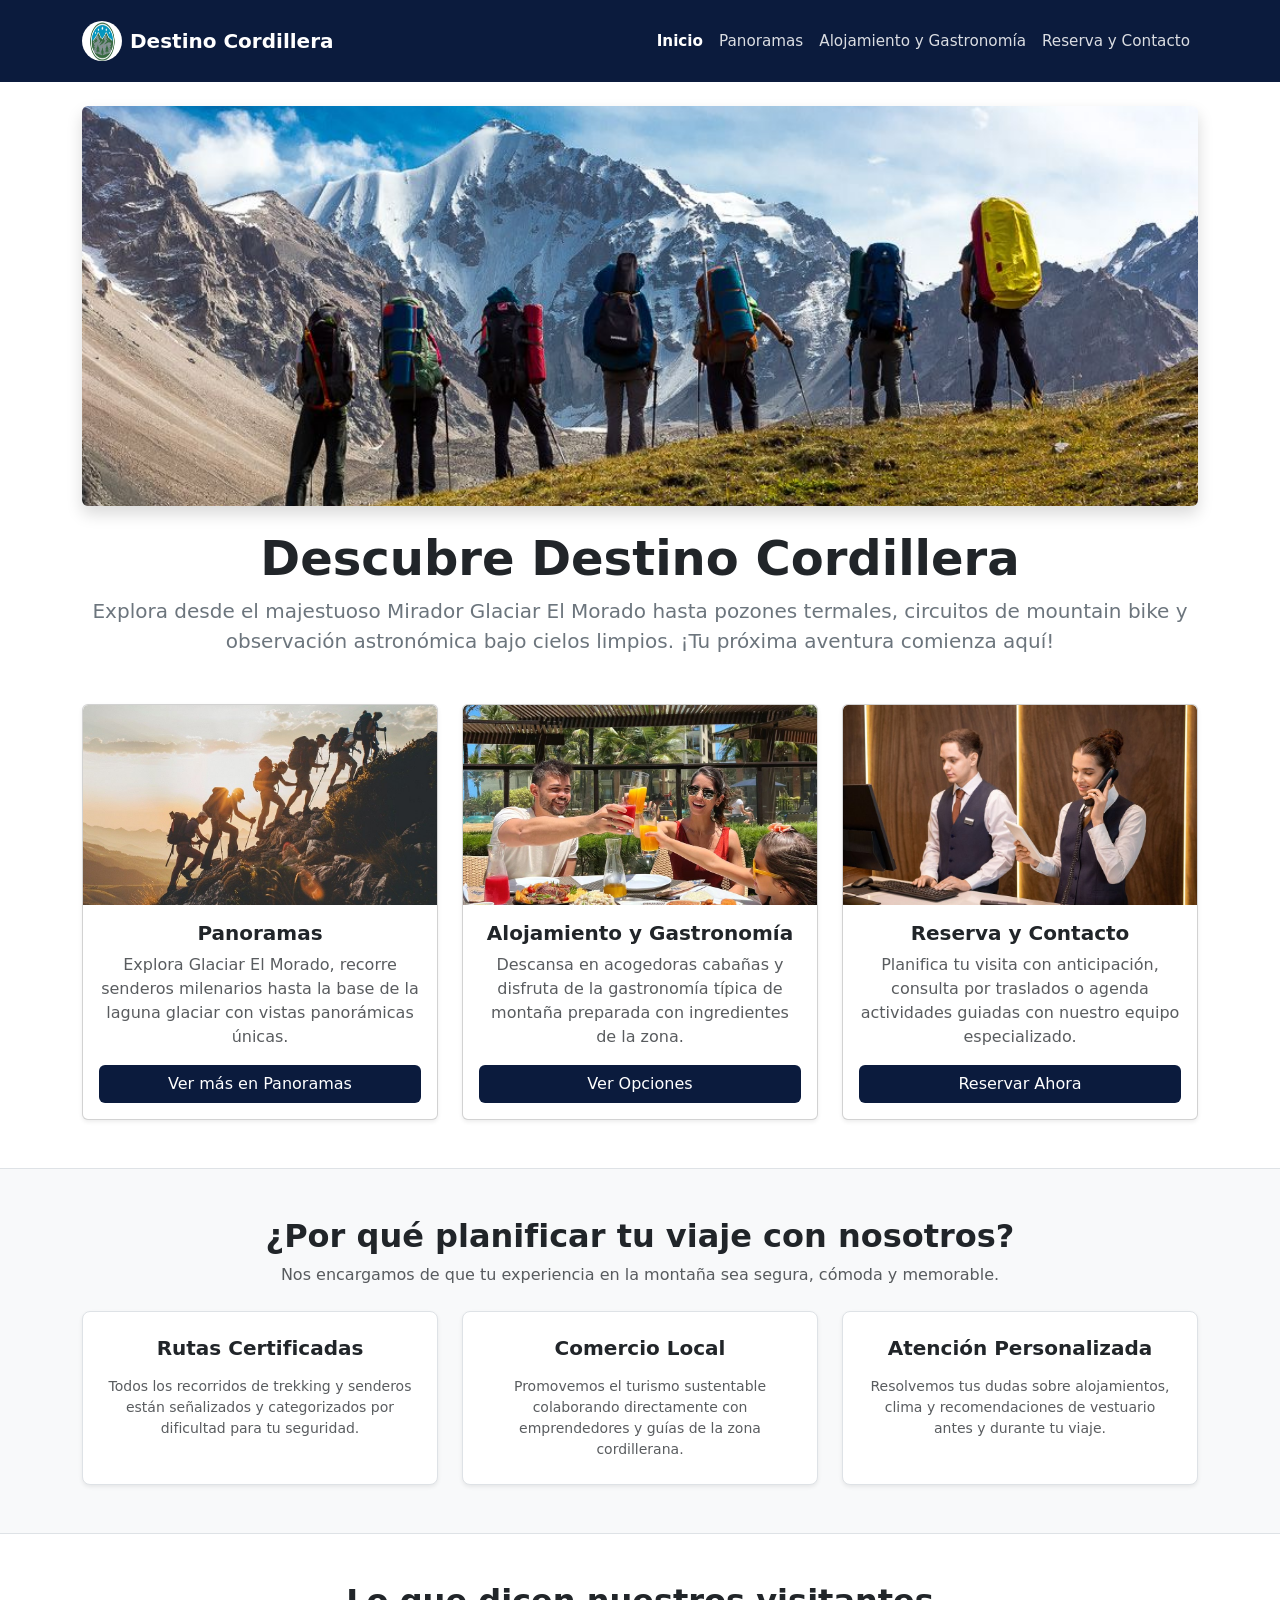
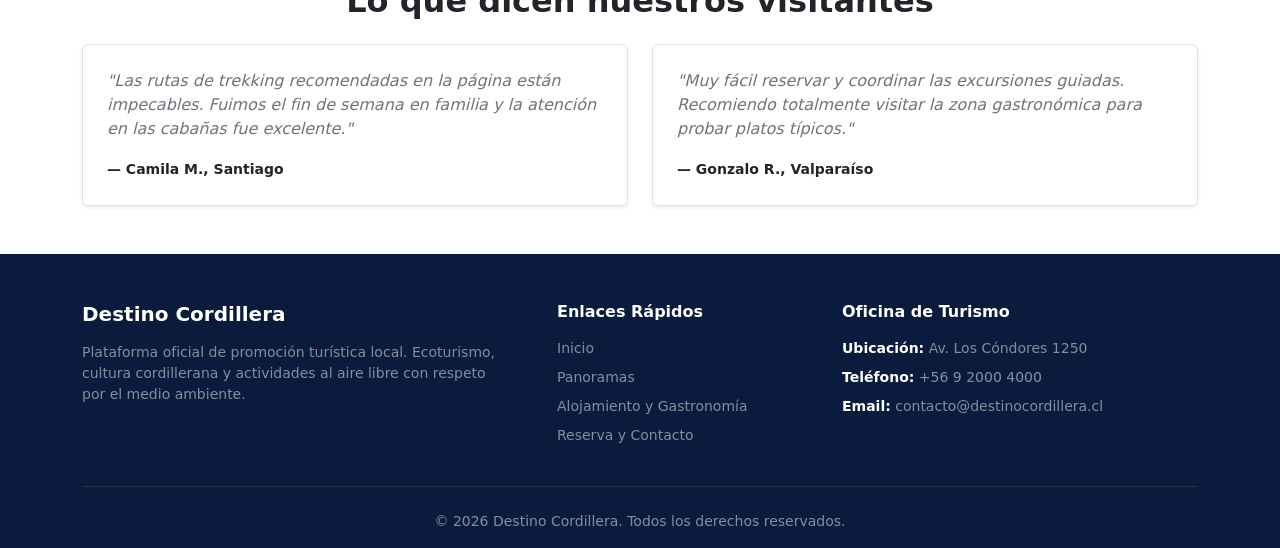
<file: index.html>
<!DOCTYPE html>
<html lang="es">
<head>
  <meta charset="UTF-8">
  <meta name="viewport" content="width=device-width, initial-scale=1.0">
  <title>Destino Cordillera - Inicio</title>
  <!-- Usamos Bootstrap 5 para el maquetado rapido de la pagina -->
  <link href="https://cdn.jsdelivr.net/npm/bootstrap@5.3.0/dist/css/bootstrap.min.css" rel="stylesheet">
  <style>
    /* Estilos del navbar y footer  */
    .navbar-custom,
    .footer-custom {
      background-color: #0b1b3d !important;
      font-family: system-ui, -apple-system, "Segoe UI", Roboto, sans-serif;
    }

    /* Mismo tipo y estilo de letra */
    .navbar-custom .navbar-brand,
    .footer-custom .footer-brand {
      font-size: 1.25rem;
      font-weight: 700;
      color: #ffffff !important;
      margin: 0;
    }

    .navbar-custom .nav-link,
    .footer-custom .footer-text {
      font-size: 0.95rem;
      font-weight: 400;
      color: rgba(255, 255, 255, 0.85) !important;
      margin: 0;
    }

    .navbar-custom .nav-link.active {
      color: #ffffff !important;
      font-weight: 600;
    }

    /* Clase auxiliar para poner botones con el azul corporativo */
    .bg-custom-dark {
      background-color: #0b1b3d !important;
    }
  </style>
</head>
<body>

  <!-- Barra de navegacion  -->
  <nav class="navbar navbar-expand-lg navbar-dark navbar-custom py-3">
    <div class="container">
      <a class="navbar-brand d-flex align-items-center gap-2" href="index.html">
        <img src="img/logo.png" alt="Logo" width="40" height="40" class="rounded-circle">
        <span>Destino Cordillera</span>
      </a>
      <button class="navbar-toggler" type="button" data-bs-toggle="collapse" data-bs-target="#navbarNav">
        <span class="navbar-toggler-icon"></span>
      </button>
      <div class="collapse navbar-collapse" id="navbarNav">
        <ul class="navbar-nav ms-auto">
          <li class="nav-item"><a class="nav-link active" href="index.html">Inicio</a></li>
          <li class="nav-item"><a class="nav-link" href="pagina1.html">Panoramas</a></li>
          <li class="nav-item"><a class="nav-link" href="pagina2.html">Alojamiento y Gastronomía</a></li>
          <li class="nav-item"><a class="nav-link" href="pagina3.html">Reserva y Contacto</a></li>
        </ul>
      </div>
    </div> 
  </nav>

  <!-- Seccion principal con la foto destacada y presentacion -->
  <div class="container my-4 text-center">
    <img src="img/foto_principal.jpg" class="img-fluid rounded shadow" alt="Destino Cordillera" style="max-height: 400px; width: 100%; object-fit: cover;">
    <h1 class="mt-4 display-5 fw-bold">Descubre Destino Cordillera</h1>
    <p class="lead max-w-700 mx-auto text-secondary">
      Explora desde el majestuoso Mirador Glaciar El Morado hasta pozones termales, circuitos de mountain bike y observación astronómica bajo cielos limpios. ¡Tu próxima aventura comienza aquí!
    </p>
  </div>

  <!-- Las 3 tarjetas principales que derivan a cada seccion del sitio -->
  <div class="container my-5">
    <div class="row g-4 text-center">

      <!-- Tarjeta Panoramas -->
      <div class="col-md-4">
        <div class="card h-100 shadow-sm overflow-hidden">
          <img src="img/panoramas_inicio.jpg" class="card-img-top" alt="Panoramas" style="height: 200px; object-fit: cover;">
          <div class="card-body d-flex flex-column justify-content-between">
            <div>
              <h5 class="card-title fw-bold">Panoramas</h5>
              <p class="card-text text-muted">Explora Glaciar El Morado, recorre senderos milenarios hasta la base de la laguna glaciar con vistas panorámicas únicas.</p>
            </div>
            <div class="mt-3">
              <a href="pagina1.html" class="btn text-white w-100 bg-custom-dark">Ver más en Panoramas</a>
            </div>
          </div>
        </div>
      </div>

      <!-- Tarjeta Alojamiento y Gastronomia -->
      <div class="col-md-4">
        <div class="card h-100 shadow-sm overflow-hidden">
          <img src="img/gastronomia_estadia.jpg" class="card-img-top" alt="Alojamiento y Gastronomía" style="height: 200px; object-fit: cover;">
          <div class="card-body d-flex flex-column justify-content-between">
            <div>
              <h5 class="card-title fw-bold">Alojamiento y Gastronomía</h5>
              <p class="card-text text-muted">Descansa en acogedoras cabañas y disfruta de la gastronomía típica de montaña preparada con ingredientes de la zona.</p>
            </div>
            <div class="mt-3">
              <a href="pagina2.html" class="btn text-white w-100 bg-custom-dark">Ver Opciones</a>
            </div>
          </div>
        </div>
      </div>    

      <!-- Tarjeta Contacto y Reserva -->
      <div class="col-md-4">
        <div class="card h-100 shadow-sm overflow-hidden">
          <img src="img/reservas_inicio.jpg" class="card-img-top" alt="Reserva y Contacto" style="height: 200px; object-fit: cover;">
          <div class="card-body d-flex flex-column justify-content-between">
            <div>
              <h5 class="card-title fw-bold">Reserva y Contacto</h5>
              <p class="card-text text-muted">Planifica tu visita con anticipación, consulta por traslados o agenda actividades guiadas con nuestro equipo especializado.</p>
            </div>
            <div class="mt-3">
              <a href="pagina3.html" class="btn text-white w-100 bg-custom-dark">Reservar Ahora</a>
            </div>
          </div>
        </div>
      </div>

    </div>
  </div>

  <!--  informativo Por que visitar Destino Cordillera -->
  <div class="bg-light py-5 border-top border-bottom">
    <div class="container">
      <div class="text-center mb-4">
        <h2 class="fw-bold">¿Por qué planificar tu viaje con nosotros?</h2>
        <p class="text-muted">Nos encargamos de que tu experiencia en la montaña sea segura, cómoda y memorable.</p>
      </div>

      <div class="row g-4 text-center">
        <!-- Tarjeta 1 -->
        <div class="col-md-4">
          <div class="p-4 bg-white rounded-3 border shadow-sm h-100">
            <h5 class="fw-bold mb-3">Rutas Certificadas</h5>
            <p class="text-muted small mb-0">Todos los recorridos de trekking y senderos están señalizados y categorizados por dificultad para tu seguridad.</p>
          </div>
        </div>

        <!-- Tarjeta 2 -->
        <div class="col-md-4">
          <div class="p-4 bg-white rounded-3 border shadow-sm h-100">
            <h5 class="fw-bold mb-3">Comercio Local</h5>
            <p class="text-muted small mb-0">Promovemos el turismo sustentable colaborando directamente con emprendedores y guías de la zona cordillerana.</p>
          </div>
        </div>

        <!-- Tarjeta 3 -->
        <div class="col-md-4">
          <div class="p-4 bg-white rounded-3 border shadow-sm h-100">
            <h5 class="fw-bold mb-3">Atención Personalizada</h5>
            <p class="text-muted small mb-0">Resolvemos tus dudas sobre alojamientos, clima y recomendaciones de vestuario antes y durante tu viaje.</p>
          </div>
        </div>
      </div>
    </div>
  </div>

  <!-- Bloque  de opinionesotestimonios -->
  <div class="container my-5">
    <div class="text-center mb-4">
      <h2 class="fw-bold">Lo que dicen nuestros visitantes</h2>
    </div>
    <div class="row g-4">
      <div class="col-md-6">
        <div class="p-4 border rounded shadow-sm bg-white">
          <p class="fst-italic text-secondary">"Las rutas de trekking recomendadas en la página están impecables. Fuimos el fin de semana en familia y la atención en las cabañas fue excelente."</p>
          <small class="fw-bold text-dark">— Camila M., Santiago</small>
        </div>
      </div>
      <div class="col-md-6">
        <div class="p-4 border rounded shadow-sm bg-white">
          <p class="fst-italic text-secondary">"Muy fácil reservar y coordinar las excursiones guiadas. Recomiendo totalmente visitar la zona gastronómica para probar platos típicos."</p>
          <small class="fw-bold text-dark">— Gonzalo R., Valparaíso</small>
        </div>
      </div>
    </div>
  </div>

  <!-- Pie de pagina  -->
<footer class="text-white pt-5 pb-3" style="background-color: #0b1b3d;">
  <div class="container">
    
    <!-- Usamos row para ordenar las 3 columnas en la pantalla -->
    <div class="row g-4 mb-4">

      <!-- Columna 1: Informacion principal sobre la pagina -->
      <div class="col-md-5">
        <h5 class="fw-bold mb-3">Destino Cordillera</h5>
        <p class="small text-white-50 lh-base pe-md-4">
          Plataforma oficial de promoción turística local. Ecoturismo, cultura cordillerana y actividades al aire libre con respeto por el medio ambiente.
        </p>
      </div>

      <!-- Columna 2: Enlaces rapidos del menu -->
      <div class="col-md-3">
        <h6 class="fw-bold mb-3">Enlaces Rápidos</h6>
        <ul class="list-unstyled small">
          <li class="mb-2">
            <a href="index.html" class="text-white-50 text-decoration-none">Inicio</a>
          </li>
          <li class="mb-2">
            <a href="pagina1.html" class="text-white-50 text-decoration-none">Panoramas</a>
          </li>
          <li class="mb-2">
            <a href="pagina2.html" class="text-white-50 text-decoration-none">Alojamiento y Gastronomía</a>
          </li>
          <li class="mb-2">
            <a href="pagina3.html" class="text-white-50 text-decoration-none">Reserva y Contacto</a>
          </li>
        </ul>
      </div>

      <!-- Columna 3: Datos de contacto de la oficina -->
      <div class="col-md-4">
        <h6 class="fw-bold mb-3">Oficina de Turismo</h6>
        <div class="small text-white-50">
          <p class="mb-2"><strong class="text-white">Ubicación:</strong> Av. Los Cóndores 1250</p>
          <p class="mb-2"><strong class="text-white">Teléfono:</strong> +56 9 2000 4000</p>
          <p class="mb-0"><strong class="text-white">Email:</strong> contacto@destinocordillera.cl</p>
        </div>
      </div>

    </div>

    <!-- Linea divisora delgada usando las clases de Bootstrap -->
    <hr class="border-secondary opacity-25 my-4">

    <!-- Parte de abajo con el copyright centrado -->
    <div class="row text-center">
      <div class="col-12">
        <p class="small text-white-50 mb-0">
          &copy; 2026 Destino Cordillera. Todos los derechos reservados.
        </p>
      </div>
    </div>

  </div>
</footer>

  <!-- Script de Bootstrap -->
  <script src="https://cdn.jsdelivr.net/npm/bootstrap@5.3.0/dist/js/bootstrap.bundle.min.js"></script>
</body>
</html>
</file>
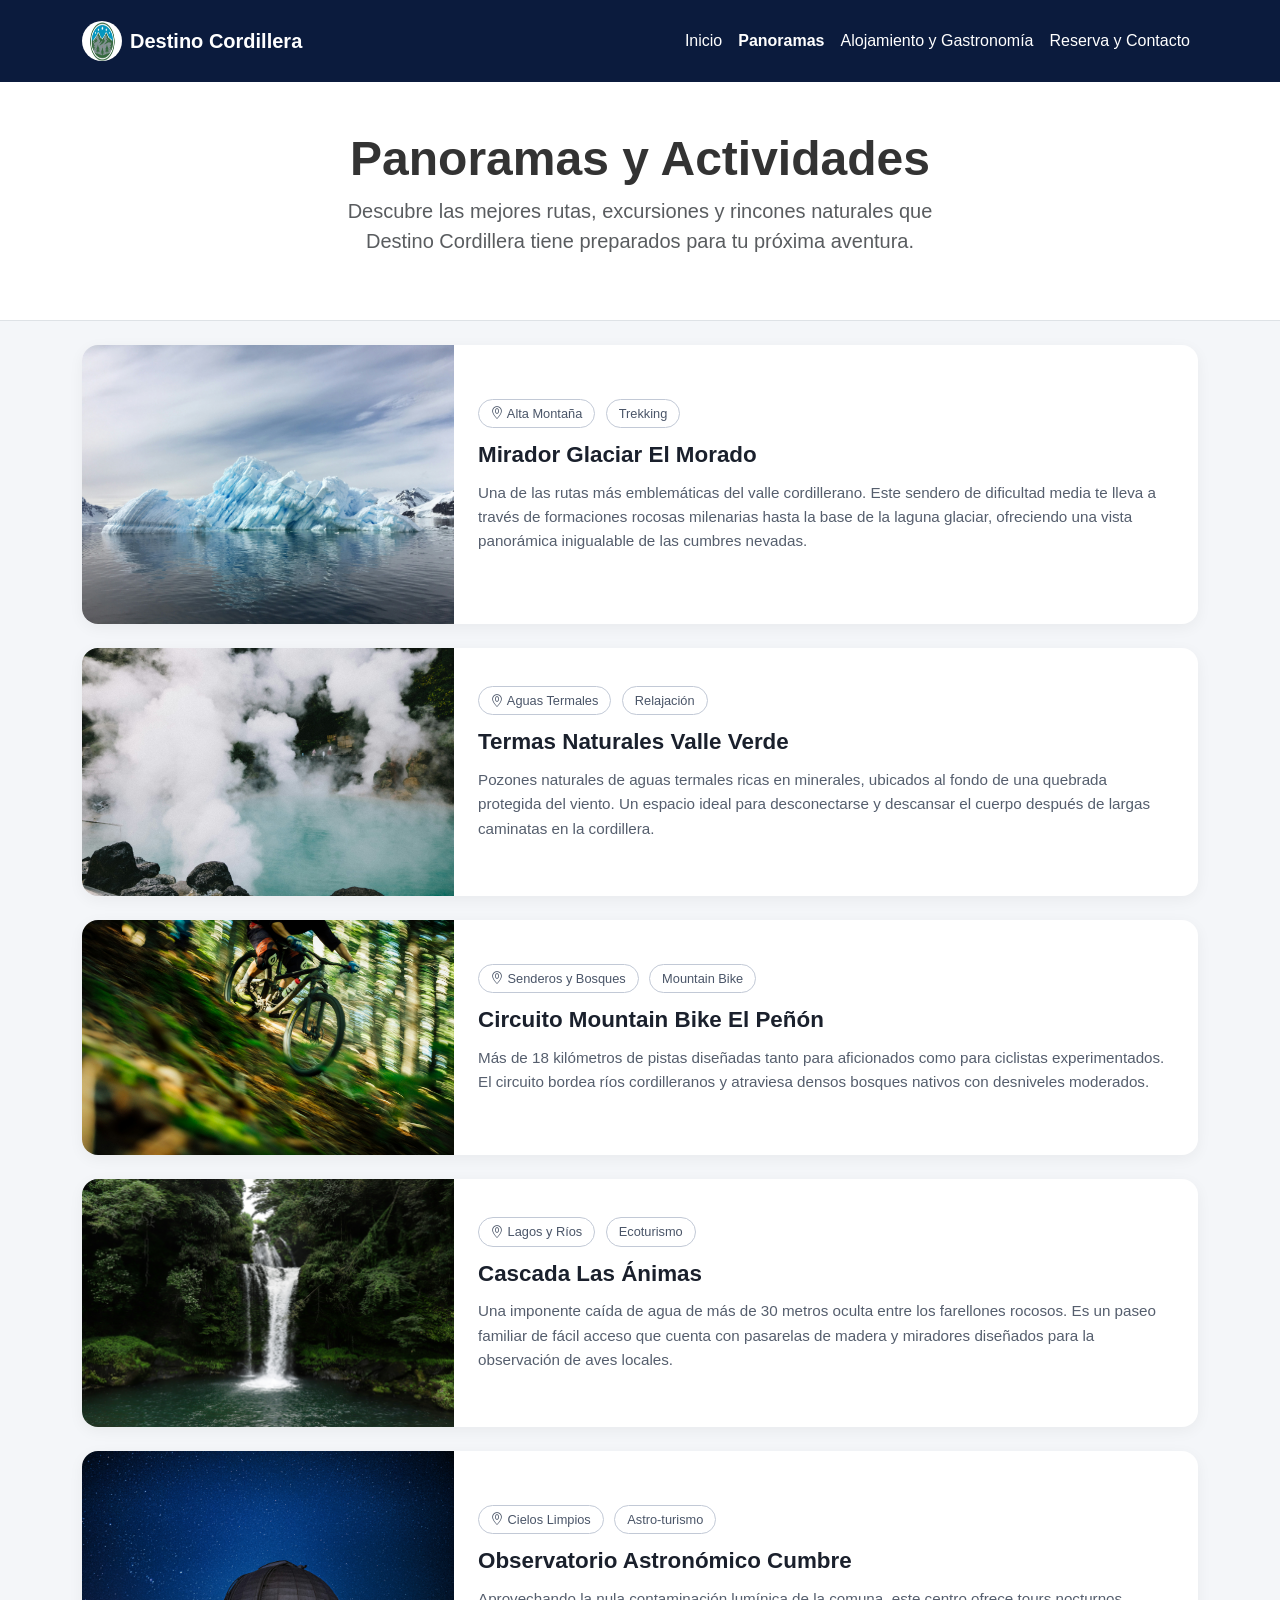
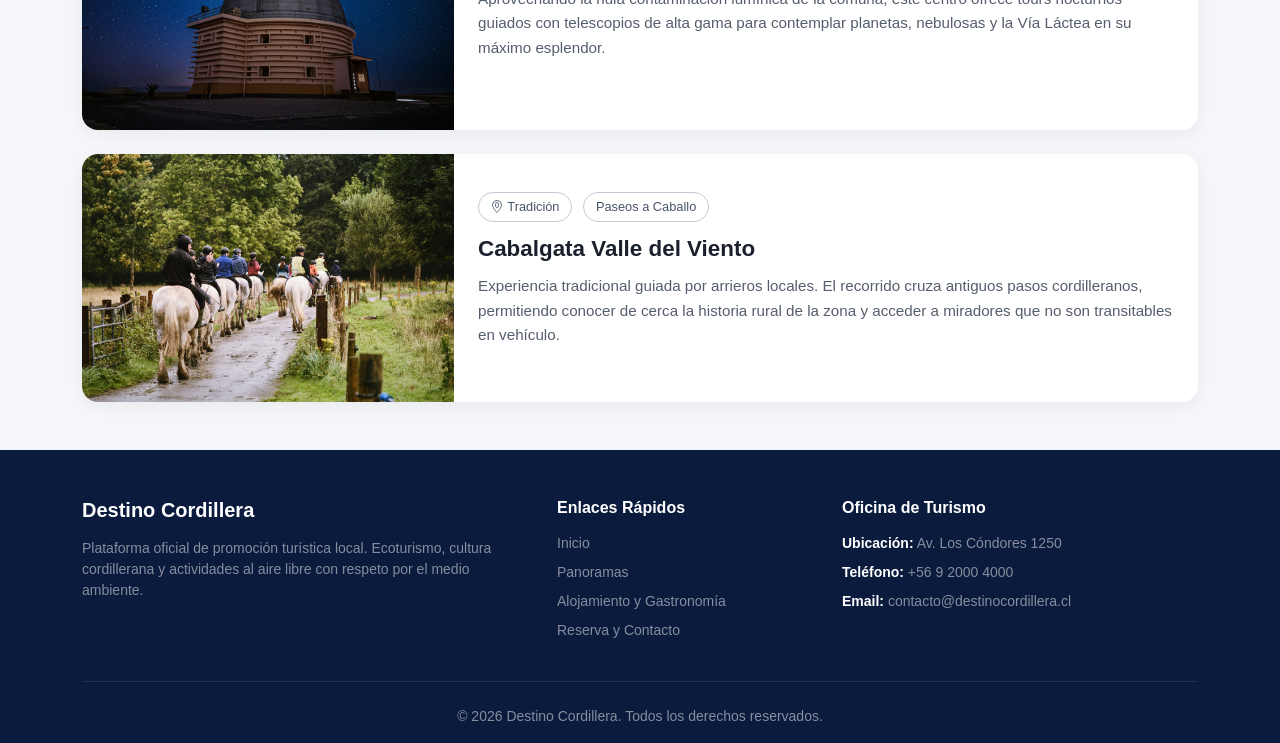
<file: pagina1.html>
<!DOCTYPE html>
<html lang="es">
<head>

  <meta charset="UTF-8">
  <meta name="viewport" content="width=device-width, initial-scale=1.0">
  <title>Destino Cordillera - Panoramas</title>
  
  <!-- Bootstrap 5 CSS -->
  <link href="https://cdn.jsdelivr.net/npm/bootstrap@5.3.0/dist/css/bootstrap.min.css" rel="stylesheet">
  
  <!-- Iconos de Bootstrap (para los tags de ubicación) -->
  <link rel="stylesheet" href="https://cdn.jsdelivr.net/npm/bootstrap-icons@1.11.0/font/bootstrap-icons.css">
  <link href="https://cdn.jsdelivr.net/npm/bootstrap@5.3.0/dist/css/bootstrap.min.css" rel="stylesheet">
<link rel="stylesheet" href="css/styles.css">

  <style>
    /* Paleta base compartida */
    .bg-custom-dark { 
      background-color: #0b1b3d; 
    }
    .btn-custom { 
      background-color: #e30613; 
      color: white; 
    }
    .btn-custom:hover { 
      background-color: #b3000d; 
      color: white; 
    }

    /* Fondo general  */
    body {
      background-color: #f4f6f9;
      color: #333333;
    }

    /* Estilo de Tarjetas Horizontales */
    .card-panorama {
      border: none;
      border-radius: 16px;
      overflow: hidden;
      background-color: #ffffff;
      box-shadow: 0 4px 15px rgba(0, 0, 0, 0.05);
      transition: transform 0.25s ease, box-shadow 0.25s ease;
    }

    .card-panorama:hover {
      transform: translateY(-3px);
      box-shadow: 0 8px 24px rgba(0, 0, 0, 0.1);
    }

    /* Ajuste de imagen lateral */
    .card-panorama img {
      width: 100%;
      height: 100%;
      min-height: 220px;
      object-fit: cover;
    }

    /* Etiquetas/Badges estilo cápsula */
    .tag-pill {
      display: inline-block;
      border: 1px solid #c2c9d6;
      color: #4a5568;
      border-radius: 50px;
      padding: 4px 12px;
      font-size: 0.8rem;
      font-weight: 500;
      background-color: #ffffff;
      margin-right: 6px;
      margin-bottom: 8px;
    }

    /* Tipografía de títulos */
    .panorama-title {
      font-weight: 700;
      color: #1a202c;
      font-size: 1.4rem;
      margin-top: 6px;
      margin-bottom: 12px;
    }

    .panorama-text {
      color: #555e6d;
      font-size: 0.95rem;
      line-height: 1.6;
    }
  </style>
</head>
<body>

  <!-- Barra de Navegación -->
<nav class="navbar navbar-expand-lg navbar-dark py-3" style="background-color: #0b1b3d !important;">
    <div class="container">
      <a class="navbar-brand d-flex align-items-center gap-2 text-white" href="index.html">
        <img src="img/logo.png" alt="Logo" width="40" height="40" class="rounded-circle">
        <span class="fw-bold" style="color: #ffffff !important;">Destino Cordillera</span>
      </a>
      <button class="navbar-toggler" type="button" data-bs-toggle="collapse" data-bs-target="#navbarNav">
        <span class="navbar-toggler-icon"></span>
      </button>
      <div class="collapse navbar-collapse" id="navbarNav">
        <ul class="navbar-nav ms-auto">
          <li class="nav-item"><a class="nav-link text-white" href="index.html">Inicio</a></li>
          <li class="nav-item"><a class="nav-link active fw-bold text-white" href="pagina1.html">Panoramas</a></li>
          <li class="nav-item"><a class="nav-link text-white" href="pagina2.html">Alojamiento y Gastronomía</a></li>
          <li class="nav-item"><a class="nav-link text-white" href="pagina3.html">Reserva y Contacto</a></li>
        </ul>
      </div>
    </div> 
  </nav>

  <!-- Encabezado de la Sección -->
  <header class="py-5 text-center bg-white border-bottom mb-4">
    <div class="container">
      <h1 class="fw-bold display-5">Panoramas y Actividades</h1>
      <p class="text-muted lead mx-auto" style="max-width: 650px;">
        Descubre las mejores rutas, excursiones y rincones naturales que Destino Cordillera tiene preparados para tu próxima aventura.
      </p>
    </div>
  </header>

  <!-- Listado de Panoramas -->
  <main class="container pb-5">
    <div class="row g-4">

      <!-- Panorama 1 -->
      <div class="col-12">
        <article class="card card-panorama">
          <div class="row g-0">
            <div class="col-md-4">
              <img src="img/glaciar 2.jpg" alt="Glaciar El Morado">
            </div>
            <div class="col-md-8 d-flex align-items-center">
              <div class="card-body p-4">
                <div>
                  <span class="tag-pill"><i class="bi bi-geo-alt"></i> Alta Montaña</span>
                  <span class="tag-pill">Trekking</span>
                </div>
                <h2 class="panorama-title">Mirador Glaciar El Morado</h2>
                <p class="panorama-text">
                  Una de las rutas más emblemáticas del valle cordillerano. Este sendero de dificultad media te lleva a través de formaciones rocosas milenarias hasta la base de la laguna glaciar, ofreciendo una vista panorámica inigualable de las cumbres nevadas.
                </p>
              </div>
            </div>
          </div>
        </article>
      </div>

      <!-- Panorama 2 -->
      <div class="col-12">
        <article class="card card-panorama">
          <div class="row g-0">
            <div class="col-md-4">
              <img src="img/Termas naturales.jpg" alt="Termas Naturales">
            </div>
            <div class="col-md-8 d-flex align-items-center">
              <div class="card-body p-4">
                <div>
                  <span class="tag-pill"><i class="bi bi-geo-alt"></i> Aguas Termales</span>
                  <span class="tag-pill">Relajación</span>
                </div>
                <h2 class="panorama-title">Termas Naturales Valle Verde</h2>
                <p class="panorama-text">
                  Pozones naturales de aguas termales ricas en minerales, ubicados al fondo de una quebrada protegida del viento. Un espacio ideal para desconectarse y descansar el cuerpo después de largas caminatas en la cordillera.
                </p>
              </div>
            </div>
          </div>
        </article>
      </div>

      <!-- Panorama 3 -->
      <div class="col-12">
        <article class="card card-panorama">
          <div class="row g-0">
            <div class="col-md-4">
              <img src="img/montainbike.jpg" alt="Ruta Ciclista">
            </div>
            <div class="col-md-8 d-flex align-items-center">
              <div class="card-body p-4">
                <div>
                  <span class="tag-pill"><i class="bi bi-geo-alt"></i> Senderos y Bosques</span>
                  <span class="tag-pill">Mountain Bike</span>
                </div>
                <h2 class="panorama-title">Circuito Mountain Bike El Peñón</h2>
                <p class="panorama-text">
                  Más de 18 kilómetros de pistas diseñadas tanto para aficionados como para ciclistas experimentados. El circuito bordea ríos cordilleranos y atraviesa densos bosques nativos con desniveles moderados.
                </p>
              </div>
            </div>
          </div>
        </article>
      </div>

      <!-- Panorama 4 -->
      <div class="col-12">
        <article class="card card-panorama">
          <div class="row g-0">
            <div class="col-md-4">
              <img src="img/cascada las animas.jpg" alt="Cascada Las Ánimas">
            </div>
            <div class="col-md-8 d-flex align-items-center">
              <div class="card-body p-4">
                <div>
                  <span class="tag-pill"><i class="bi bi-geo-alt"></i> Lagos y Ríos</span>
                  <span class="tag-pill">Ecoturismo</span>
                </div>
                <h2 class="panorama-title">Cascada Las Ánimas</h2>
                <p class="panorama-text">
                  Una imponente caída de agua de más de 30 metros oculta entre los farellones rocosos. Es un paseo familiar de fácil acceso que cuenta con pasarelas de madera y miradores diseñados para la observación de aves locales.
                </p>
              </div>
            </div>
          </div>
        </article>
      </div>

      <!-- Panorama 5 -->
      <div class="col-12">
        <article class="card card-panorama">
          <div class="row g-0">
            <div class="col-md-4">
              <img src="img/observatorio.jpg" alt="Observatorio Astronómico">
            </div>
            <div class="col-md-8 d-flex align-items-center">
              <div class="card-body p-4">
                <div>
                  <span class="tag-pill"><i class="bi bi-geo-alt"></i> Cielos Limpios</span>
                  <span class="tag-pill">Astro-turismo</span>
                </div>
                <h2 class="panorama-title">Observatorio Astronómico Cumbre</h2>
                <p class="panorama-text">
                  Aprovechando la nula contaminación lumínica de la comuna, este centro ofrece tours nocturnos guiados con telescopios de alta gama para contemplar planetas, nebulosas y la Vía Láctea en su máximo esplendor.
                </p>
              </div>
            </div>
          </div>
        </article>
      </div>

      <!-- Panorama 6 -->
      <div class="col-12">
        <article class="card card-panorama">
          <div class="row g-0">
            <div class="col-md-4">
              <img src="img/cabalgata.jpg" alt="Cabalgatas Cordilleranas">
            </div>
            <div class="col-md-8 d-flex align-items-center">
              <div class="card-body p-4">
                <div>
                  <span class="tag-pill"><i class="bi bi-geo-alt"></i> Tradición</span>
                  <span class="tag-pill">Paseos a Caballo</span>
                </div>
                <h2 class="panorama-title">Cabalgata Valle del Viento</h2>
                <p class="panorama-text">
                  Experiencia tradicional guiada por arrieros locales. El recorrido cruza antiguos pasos cordilleranos, permitiendo conocer de cerca la historia rural de la zona y acceder a miradores que no son transitables en vehículo.
                </p>
              </div>
            </div>
          </div>
        </article>
      </div>

    </div>
  </main>

  <!-- Pie de página-->
<!-- Pie de pagina en Bootstrap con el fondo azul marino -->
<footer class="text-white pt-5 pb-3" style="background-color: #0b1b3d;">
  <div class="container">
    
    <!-- Usamos row para ordenar las 3 columnas en la pantalla -->
    <div class="row g-4 mb-4">

      <!-- Columna 1: Informacion principal sobre la pagina -->
      <div class="col-md-5">
        <h5 class="fw-bold mb-3">Destino Cordillera</h5>
        <p class="small text-white-50 lh-base pe-md-4">
          Plataforma oficial de promoción turística local. Ecoturismo, cultura cordillerana y actividades al aire libre con respeto por el medio ambiente.
        </p>
      </div>

      <!-- Columna 2: Enlaces rapidos del menu -->
      <div class="col-md-3">
        <h6 class="fw-bold mb-3">Enlaces Rápidos</h6>
        <ul class="list-unstyled small">
          <li class="mb-2">
            <a href="index.html" class="text-white-50 text-decoration-none">Inicio</a>
          </li>
          <li class="mb-2">
            <a href="pagina1.html" class="text-white-50 text-decoration-none">Panoramas</a>
          </li>
          <li class="mb-2">
            <a href="pagina2.html" class="text-white-50 text-decoration-none">Alojamiento y Gastronomía</a>
          </li>
          <li class="mb-2">
            <a href="pagina3.html" class="text-white-50 text-decoration-none">Reserva y Contacto</a>
          </li>
        </ul>
      </div>

      <!-- Columna 3: Datos de contacto de la oficina -->
      <div class="col-md-4">
        <h6 class="fw-bold mb-3">Oficina de Turismo</h6>
        <div class="small text-white-50">
          <p class="mb-2"><strong class="text-white">Ubicación:</strong> Av. Los Cóndores 1250</p>
          <p class="mb-2"><strong class="text-white">Teléfono:</strong> +56 9 2000 4000</p>
          <p class="mb-0"><strong class="text-white">Email:</strong> contacto@destinocordillera.cl</p>
        </div>
      </div>

    </div>

    <!-- Linea divisora delgada usando las clases de Bootstrap -->
    <hr class="border-secondary opacity-25 my-4">

    <!-- Parte de abajo con el copyright centrado -->
    <div class="row text-center">
      <div class="col-12">
        <p class="small text-white-50 mb-0">
          &copy; 2026 Destino Cordillera. Todos los derechos reservados.
        </p>
      </div>
    </div>

  </div>
</footer>

  <!-- Bootstrap 5 JS -->
  <script src="https://cdn.jsdelivr.net/npm/bootstrap@5.3.0/dist/js/bootstrap.bundle.min.js"></script>
</body>
</html>
</file>
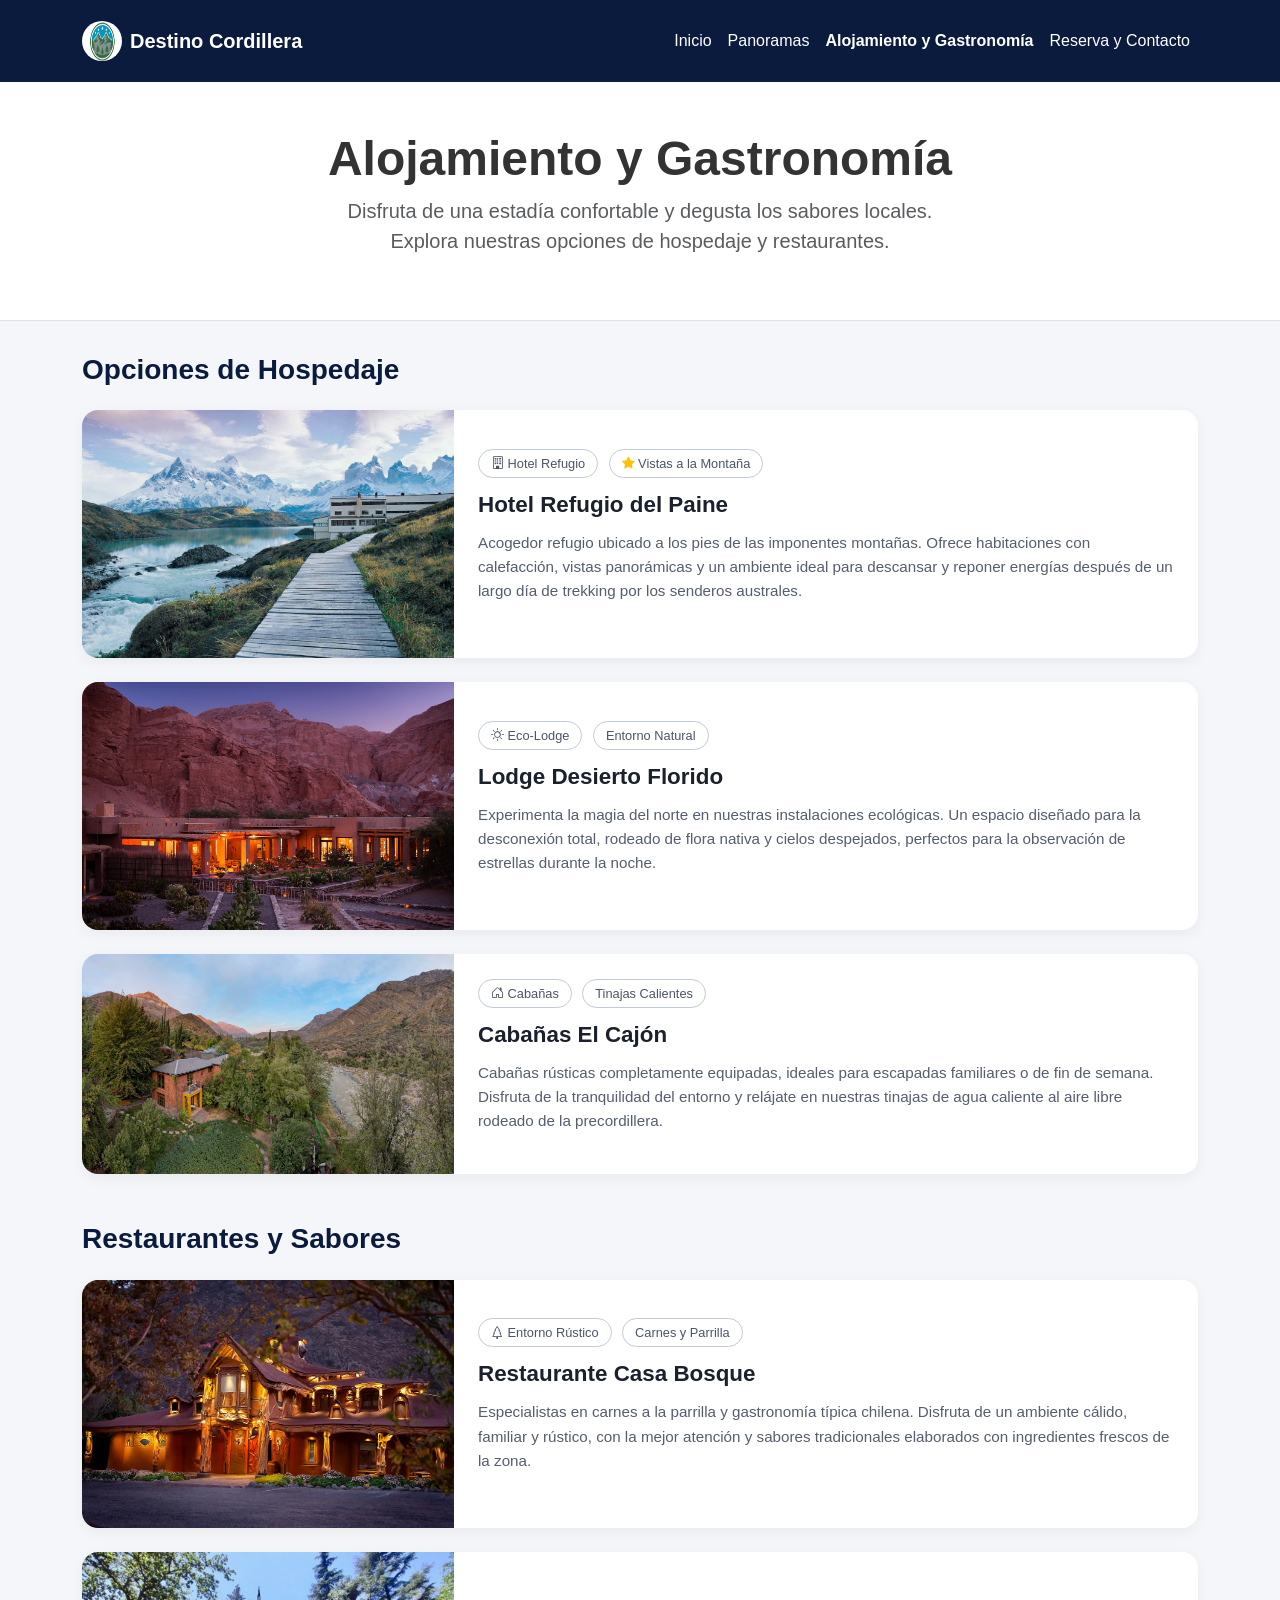
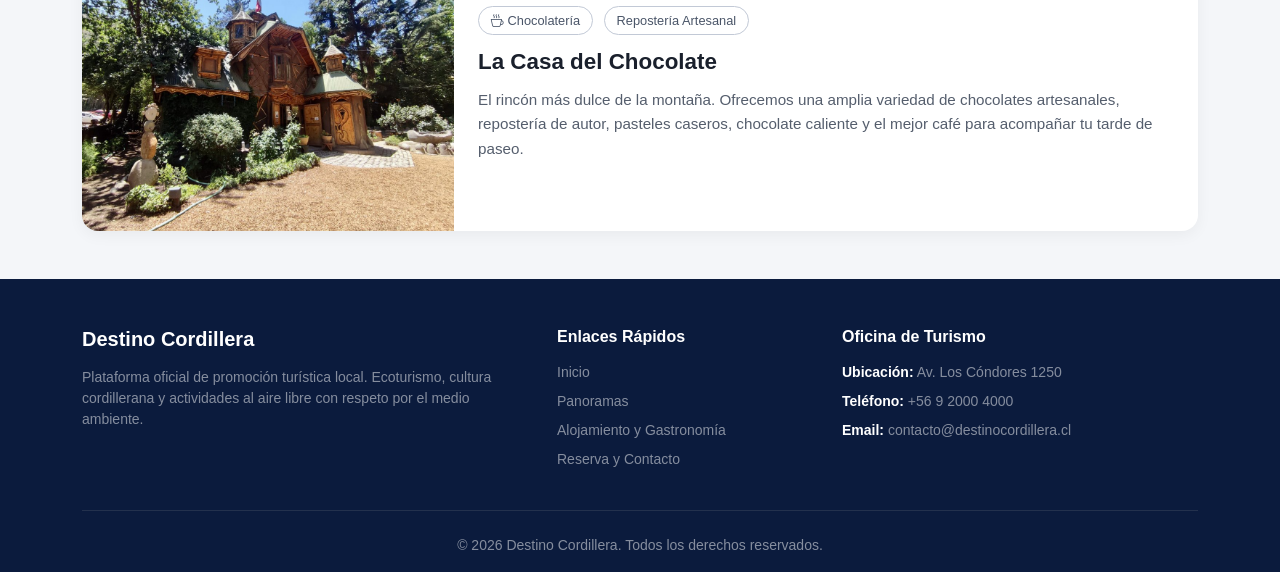
<file: pagina2.html>
<!DOCTYPE html>
<html lang="es">
<head>
  <meta charset="UTF-8">
  <meta name="viewport" content="width=device-width, initial-scale=1.0">
  <title>Destino Cordillera - Alojamiento y Gastronomía</title>
  
  <!-- Bootstrap 5 CSS -->
  <link href="https://cdn.jsdelivr.net/npm/bootstrap@5.3.0/dist/css/bootstrap.min.css" rel="stylesheet">
  
  <!-- Iconos de Bootstrap -->
  <link rel="stylesheet" href="https://cdn.jsdelivr.net/npm/bootstrap-icons@1.11.0/font/bootstrap-icons.css">
  <link rel="stylesheet" href="css/styles.css">

  <style>
    /* Paleta base compartida */
    .bg-custom-dark { 
      background-color: #0b1b3d; 
    }
    .btn-custom { 
      background-color: #e30613; 
      color: white; 
    }
    .btn-custom:hover { 
      background-color: #b3000d; 
      color: white; 
    }

    /* Fondo general  */
    body {
      background-color: #f4f6f9;
      color: #333333;
    }

    /* Estilo de Tarjetas Horizontales */
    .card-panorama {
      border: none;
      border-radius: 16px;
      overflow: hidden;
      background-color: #ffffff;
      box-shadow: 0 4px 15px rgba(0, 0, 0, 0.05);
      transition: transform 0.25s ease, box-shadow 0.25s ease;
    }

    .card-panorama:hover {
      transform: translateY(-3px);
      box-shadow: 0 8px 24px rgba(0, 0, 0, 0.1);
    }

    /* Ajuste de imagen lateral */
    .card-panorama img {
      width: 100%;
      height: 100%;
      min-height: 220px;
      object-fit: cover;
    }

    /* Etiquetas/Badges estilo cápsula */
    .tag-pill {
      display: inline-block;
      border: 1px solid #c2c9d6;
      color: #4a5568;
      border-radius: 50px;
      padding: 4px 12px;
      font-size: 0.8rem;
      font-weight: 500;
      background-color: #ffffff;
      margin-right: 6px;
      margin-bottom: 8px;
    }

    /* Tipografía de títulos */
    .panorama-title {
      font-weight: 700;
      color: #1a202c;
      font-size: 1.4rem;
      margin-top: 6px;
      margin-bottom: 12px;
    }

    .panorama-text {
      color: #555e6d;
      font-size: 0.95rem;
      line-height: 1.6;
    }
  </style>
</head>
<body>

  <!-- Barra de Navegación -->
  <nav class="navbar navbar-expand-lg navbar-dark py-3" style="background-color: #0b1b3d !important;">
    <div class="container">
      <a class="navbar-brand d-flex align-items-center gap-2 text-white" href="index.html">
        <img src="img/logo.png" alt="Logo" width="40" height="40" class="rounded-circle">
        <span class="fw-bold" style="color: #ffffff !important;">Destino Cordillera</span>
      </a>
      <button class="navbar-toggler" type="button" data-bs-toggle="collapse" data-bs-target="#navbarNav">
        <span class="navbar-toggler-icon"></span>
      </button>
      <div class="collapse navbar-collapse" id="navbarNav">
        <ul class="navbar-nav ms-auto">
          <li class="nav-item"><a class="nav-link text-white" href="index.html">Inicio</a></li>
          <li class="nav-item"><a class="nav-link text-white" href="pagina1.html">Panoramas</a></li>
          <li class="nav-item"><a class="nav-link active fw-bold text-white" href="pagina2.html">Alojamiento y Gastronomía</a></li>
          <li class="nav-item"><a class="nav-link text-white" href="pagina3.html">Reserva y Contacto</a></li>
        </ul>
      </div>
    </div> 
  </nav>

  <!-- Encabezado de la Sección -->
  <header class="py-5 text-center bg-white border-bottom mb-4">
    <div class="container">
      <h1 class="fw-bold display-5">Alojamiento y Gastronomía</h1>
      <p class="text-muted lead mx-auto" style="max-width: 650px;">
        Disfruta de una estadía confortable y degusta los sabores locales. Explora nuestras opciones de hospedaje y restaurantes.
      </p>
    </div>
  </header>

  <!-- Listado de Alojamientos y Restaurantes -->
  <main class="container pb-5">
    
    <!-- Título Separador Alojamiento -->
    <div class="mb-4 mt-2">
      <h3 class="fw-bold" style="color: #0b1b3d;">Opciones de Hospedaje</h3>
    </div>

    <div class="row g-4 mb-5">
      
      <!-- Hospedaje 1: Estilo Torres del Paine -->
      <div class="col-12">
        <article class="card card-panorama">
          <div class="row g-0">
            <div class="col-md-4">
              <img src="img/IMAGENHOTEL1.jpg" alt="Hotel en Torres del Paine">
            </div>
            <div class="col-md-8 d-flex align-items-center">
              <div class="card-body p-4">
                <div>
                  <span class="tag-pill"><i class="bi bi-building"></i> Hotel Refugio</span>
                  <span class="tag-pill"><i class="bi bi-star-fill text-warning"></i> Vistas a la Montaña</span>
                </div>
                <h2 class="panorama-title">Hotel Refugio del Paine</h2>
                <p class="panorama-text">
                  Acogedor refugio ubicado a los pies de las imponentes montañas. Ofrece habitaciones con calefacción, vistas panorámicas y un ambiente ideal para descansar y reponer energías después de un largo día de trekking por los senderos australes.
                </p>
              </div>
            </div>
          </div>
        </article>
      </div>

      <!-- Hospedaje 2: Estilo Desierto Florido -->
      <div class="col-12">
        <article class="card card-panorama">
          <div class="row g-0">
            <div class="col-md-4">
              <img src="img/IMAGENHOTEL2.jpg" alt="Lodge en Desierto Florido">
            </div>
            <div class="col-md-8 d-flex align-items-center">
              <div class="card-body p-4">
                <div>
                  <span class="tag-pill"><i class="bi bi-sun"></i> Eco-Lodge</span>
                  <span class="tag-pill">Entorno Natural</span>
                </div>
                <h2 class="panorama-title">Lodge Desierto Florido</h2>
                <p class="panorama-text">
                  Experimenta la magia del norte en nuestras instalaciones ecológicas. Un espacio diseñado para la desconexión total, rodeado de flora nativa y cielos despejados, perfectos para la observación de estrellas durante la noche.
                </p>
              </div>
            </div>
          </div>
        </article>
      </div>

      <!-- Hospedaje 3: Estilo Cajón del Maipo -->
      <div class="col-12">
        <article class="card card-panorama">
          <div class="row g-0">
            <div class="col-md-4">
              <img src="img/IMAGENHOTEL3.jpg" alt="Cabañas en Cajón del Maipo">
            </div>
            <div class="col-md-8 d-flex align-items-center">
              <div class="card-body p-4">
                <div>
                  <span class="tag-pill"><i class="bi bi-house-door"></i> Cabañas</span>
                  <span class="tag-pill">Tinajas Calientes</span>
                </div>
                <h2 class="panorama-title">Cabañas El Cajón</h2>
                <p class="panorama-text">
                  Cabañas rústicas completamente equipadas, ideales para escapadas familiares o de fin de semana. Disfruta de la tranquilidad del entorno y relájate en nuestras tinajas de agua caliente al aire libre rodeado de la precordillera.
                </p>
              </div>
            </div>
          </div>
        </article>
      </div>

    </div>

    <!-- Título Separador Gastronomía -->
    <div class="mb-4">
      <h3 class="fw-bold" style="color: #0b1b3d;">Restaurantes y Sabores</h3>
    </div>

    <div class="row g-4">
      
      <!-- Restaurante 1: Casa Bosque -->
      <div class="col-12">
        <article class="card card-panorama">
          <div class="row g-0">
            <div class="col-md-4">
              <img src="img/IMAGENRESTAURANTE1.jpg" alt="Restaurante Casa Bosque">
            </div>
            <div class="col-md-8 d-flex align-items-center">
              <div class="card-body p-4">
                <div>
                  <span class="tag-pill"><i class="bi bi-tree"></i> Entorno Rústico</span>
                  <span class="tag-pill">Carnes y Parrilla</span>
                </div>
                <h2 class="panorama-title">Restaurante Casa Bosque</h2>
                <p class="panorama-text">
                  Especialistas en carnes a la parrilla y gastronomía típica chilena. Disfruta de un ambiente cálido, familiar y rústico, con la mejor atención y sabores tradicionales elaborados con ingredientes frescos de la zona.
                </p>
              </div>
            </div>
          </div>
        </article>
      </div>

      <!-- Restaurante 2: Casa del Chocolate -->
      <div class="col-12">
        <article class="card card-panorama">
          <div class="row g-0">
            <div class="col-md-4">
              <img src="img/IMAGENCAFETERIA2.jpg" alt="La Casa del Chocolate">
            </div>
            <div class="col-md-8 d-flex align-items-center">
              <div class="card-body p-4">
                <div>
                  <span class="tag-pill"><i class="bi bi-cup-hot"></i> Chocolatería</span>
                  <span class="tag-pill">Repostería Artesanal</span>
                </div>
                <h2 class="panorama-title">La Casa del Chocolate</h2>
                <p class="panorama-text">
                  El rincón más dulce de la montaña. Ofrecemos una amplia variedad de chocolates artesanales, repostería de autor, pasteles caseros, chocolate caliente y el mejor café para acompañar tu tarde de paseo.
                </p>
              </div>
            </div>
          </div>
        </article>
      </div>

    </div>
  </main>

  <!-- Pie de página coherente -->
<footer class="text-white pt-5 pb-3" style="background-color: #0b1b3d;">
  <div class="container">
    
    <!-- Usamos row para ordenar las 3 columnas en la pantalla -->
    <div class="row g-4 mb-4">

      <!-- Columna 1: Informacion principal sobre la pagina -->
      <div class="col-md-5">
        <h5 class="fw-bold mb-3">Destino Cordillera</h5>
        <p class="small text-white-50 lh-base pe-md-4">
          Plataforma oficial de promoción turística local. Ecoturismo, cultura cordillerana y actividades al aire libre con respeto por el medio ambiente.
        </p>
      </div>

      <!-- Columna 2: Enlaces rapidos del menu -->
      <div class="col-md-3">
        <h6 class="fw-bold mb-3">Enlaces Rápidos</h6>
        <ul class="list-unstyled small">
          <li class="mb-2">
            <a href="index.html" class="text-white-50 text-decoration-none">Inicio</a>
          </li>
          <li class="mb-2">
            <a href="pagina1.html" class="text-white-50 text-decoration-none">Panoramas</a>
          </li>
          <li class="mb-2">
            <a href="pagina2.html" class="text-white-50 text-decoration-none">Alojamiento y Gastronomía</a>
          </li>
          <li class="mb-2">
            <a href="pagina3.html" class="text-white-50 text-decoration-none">Reserva y Contacto</a>
          </li>
        </ul>
      </div>

      <!-- Columna 3: Datos de contacto de la oficina -->
      <div class="col-md-4">
        <h6 class="fw-bold mb-3">Oficina de Turismo</h6>
        <div class="small text-white-50">
          <p class="mb-2"><strong class="text-white">Ubicación:</strong> Av. Los Cóndores 1250</p>
          <p class="mb-2"><strong class="text-white">Teléfono:</strong> +56 9 2000 4000</p>
          <p class="mb-0"><strong class="text-white">Email:</strong> contacto@destinocordillera.cl</p>
        </div>
      </div>

    </div>

    <!-- Linea divisora delgada usando las clases de Bootstrap -->
    <hr class="border-secondary opacity-25 my-4">

    <!-- Parte de abajo con el copyright centrado -->
    <div class="row text-center">
      <div class="col-12">
        <p class="small text-white-50 mb-0">
          &copy; 2026 Destino Cordillera. Todos los derechos reservados.
        </p>
      </div>
    </div>

  </div>
</footer>

  <!-- Bootstrap 5 JS -->
  <script src="https://cdn.jsdelivr.net/npm/bootstrap@5.3.0/dist/js/bootstrap.bundle.min.js"></script>
</body>
</html>
</file>
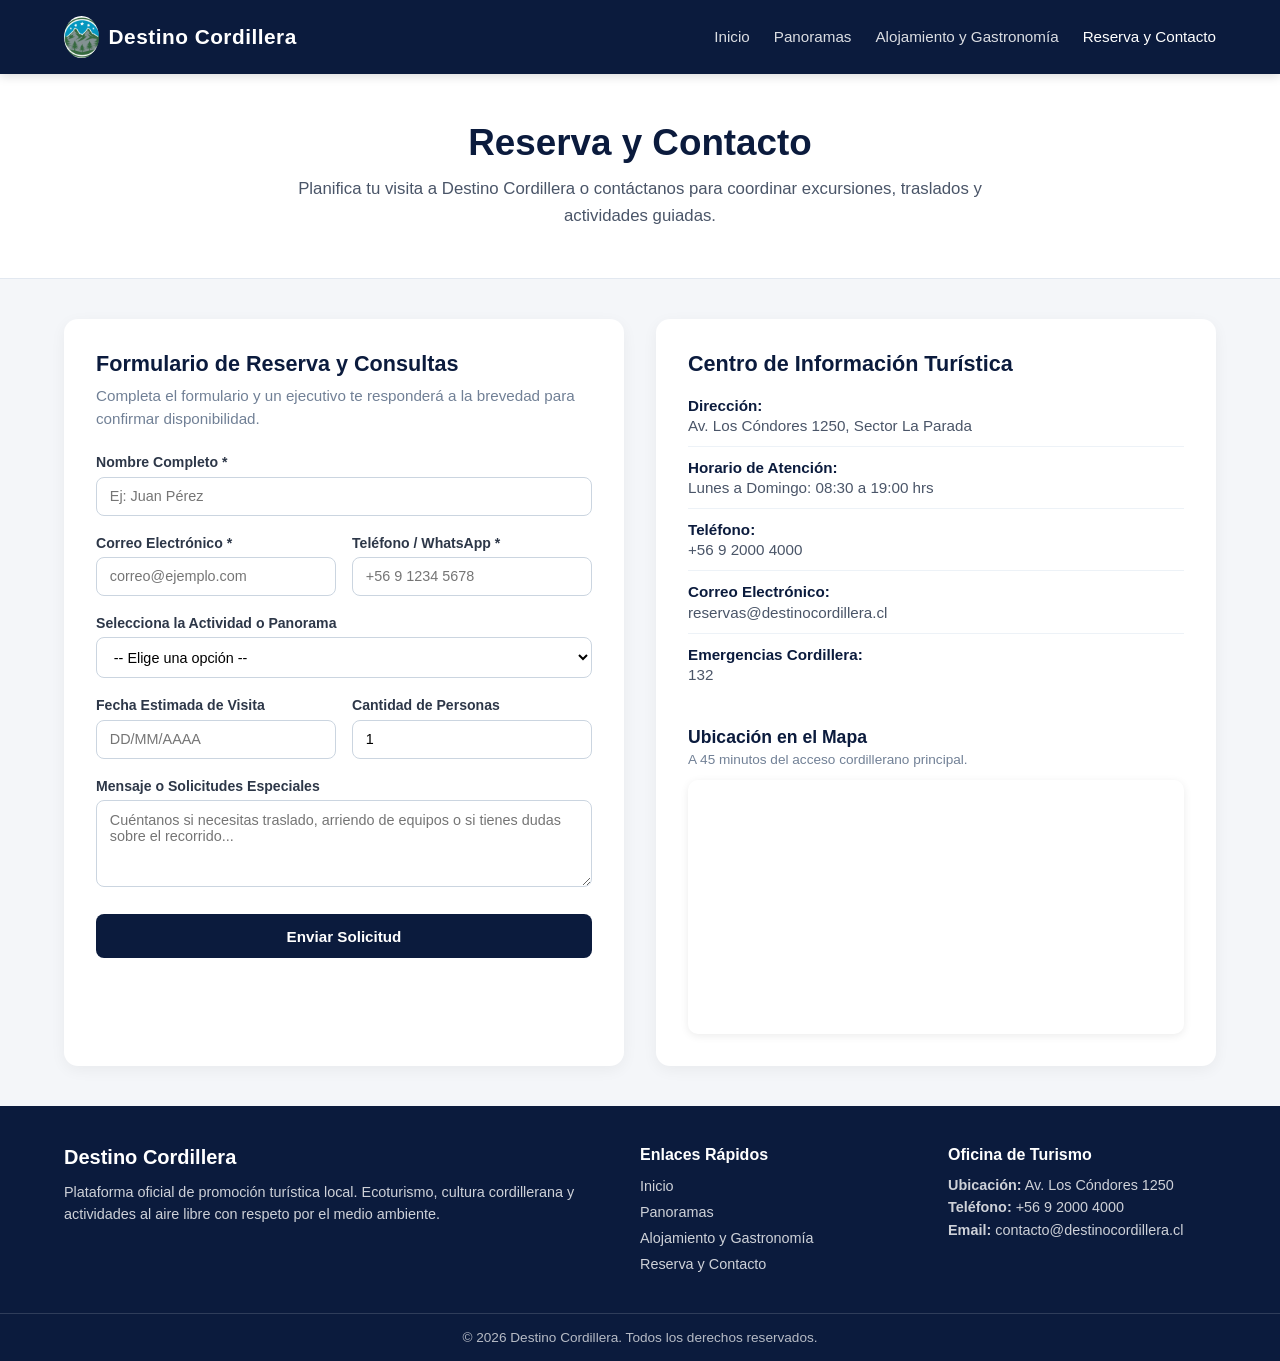
<file: pagina3.html>
<!DOCTYPE html>
<html lang="es">
<head>
  <meta charset="UTF-8">
  <meta name="viewport" content="width=device-width, initial-scale=1.0">
  <title>Destino Cordillera - Reserva y Contacto</title>
  
  <!-- Vinculamos la hoja de estilos general CSS -->
  <link rel="stylesheet" href="css/styles.css">
</head>
<body>

  <!-- Encabezado y Navegacion Principal -->
  <header class="header-nav">
    <div class="nav-container">
      <a href="index.html" class="logo">
        <img src="img/logo.png" alt="Logo Destino Cordillera">
        <span>Destino Cordillera</span>
      </a>
      <nav>
        <ul class="nav-menu">
          <li><a href="index.html">Inicio</a></li>
          <li><a href="pagina1.html">Panoramas</a></li>
          <li><a href="pagina2.html">Alojamiento y Gastronomía</a></li>
          <li><a href="pagina3.html" class="active">Reserva y Contacto</a></li>
        </ul>
      </nav>
    </div>
  </header>

  <!-- Banner Superior de la pagina -->
  <section class="banner-contacto">
    <div class="banner-contenido">
      <h1>Reserva y Contacto</h1>
      <p>Planifica tu visita a Destino Cordillera o contáctanos para coordinar excursiones, traslados y actividades guiadas.</p>
    </div>
  </section>

  <!-- Seccion Principal (Contenido dividido en dos columnas) -->
  <main class="main-contacto">
    <div class="contacto-grid">

      <!-- Columna 1: Formulario para solicitar informacion o reservar -->
      <section class="tarjeta-formulario">
        <h2>Formulario de Reserva y Consultas</h2>
        <p class="desc-formulario">Completa el formulario y un ejecutivo te responderá a la brevedad para confirmar disponibilidad.</p>
        
        <form class="form-contacto" action="#" method="POST">
          <!-- Campo Nombre -->
          <div class="grupo-campo">
            <label for="nombre">Nombre Completo *</label>
            <input type="text" id="nombre" name="nombre" placeholder="Ej: Juan Pérez" required>
          </div>

          <!-- Campos Correo y Telefono en paralelo -->
          <div class="fila-campos">
            <div class="grupo-campo">
              <label for="email">Correo Electrónico *</label>
              <input type="email" id="email" name="email" placeholder="correo@ejemplo.com" required>
            </div>
            <div class="grupo-campo">
              <label for="telefono">Teléfono / WhatsApp *</label>
              <input type="tel" id="telefono" name="telefono" placeholder="+56 9 1234 5678" required>
            </div>
          </div>

          <!-- Seleccion del panorama basado en la pagina 1 -->
          <div class="grupo-campo">
            <label for="actividad">Selecciona la Actividad o Panorama</label>
            <select id="actividad" name="actividad">
              <option value="" disabled selected>-- Elige una opción --</option>
              <option value="glaciar">Mirador Glaciar El Morado</option>
              <option value="termas">Termas Naturales Valle Verde</option>
              <option value="bike">Circuito Mountain Bike El Peñón</option>
              <option value="cascada">Cascada Las Ánimas</option>
              <option value="observatorio">Observatorio Astronómico Cumbre</option>
              <option value="cabalgata">Cabalgata Valle del Viento</option>
              <option value="consulta_general">Consulta General / Alojamiento</option>
            </select>
          </div>

          <!-- Campos de Fecha y Numero de personas -->
          <div class="fila-campos">
            <div class="grupo-campo">
              <label for="fecha">Fecha Estimada de Visita</label>
              <input type="text" id="fecha" name="fecha" placeholder="DD/MM/AAAA" pattern="\d{2}/\d{2}/\d{4}">
            </div>
            <div class="grupo-campo">
              <label for="personas">Cantidad de Personas</label>
              <input type="number" id="personas" name="personas" min="1" max="30" value="1">
            </div>
          </div>

          <!-- Cuadro de Mensaje -->
          <div class="grupo-campo">
            <label for="mensaje">Mensaje o Solicitudes Especiales</label>
            <textarea id="mensaje" name="mensaje" rows="4" placeholder="Cuéntanos si necesitas traslado, arriendo de equipos o si tienes dudas sobre el recorrido..."></textarea>
          </div>

          <!-- Boton para enviar -->
          <button type="submit" class="btn-submit">Enviar Solicitud</button>
        </form>
      </section>

      <!-- Columna 2: Informacion Turistica y Mapa -->
      <aside class="tarjeta-info">
        <h2>Centro de Información Turística</h2>

        <!-- Lista de contacto -->
        <ul class="lista-contacto">
          <li>
            <strong>Dirección:</strong>
            <span>Av. Los Cóndores 1250, Sector La Parada</span>
          </li>
          <li>
            <strong>Horario de Atención:</strong>
            <span>Lunes a Domingo: 08:30 a 19:00 hrs</span>
          </li>
          <li>
            <strong>Teléfono:</strong>
            <span>+56 9 2000 4000</span>
          </li>
          <li>
            <strong>Correo Electrónico:</strong>
            <span>reservas@destinocordillera.cl</span>
          </li>
          <li>
            <strong>Emergencias Cordillera:</strong>
            <span>132</span>
          </li>
        </ul>

        <!-- Mapa interactivo de Google Maps -->
        <div class="bloque-mapa">
          <h3>Ubicación en el Mapa</h3>
          <p class="nota-mapa">A 45 minutos del acceso cordillerano principal.</p>
          <div class="contenedor-mapa">
            <iframe 
              src="https://www.google.com/maps/embed?pb=!1m18!1m12!1m3!1d106456.44430489248!2d-70.6692655!3d-33.5855585!2m3!1f0!2f0!3f0!3m2!1i1024!2i768!4f13.1!3m3!1m2!1s0x9662d8544e314647%3A0xb30aa694c965c40!2sSan%20Jos%C3%A9%20de%20Maipo!5e0!3m2!1ses!2scl!4v1700000000000" 
              width="100%" 
              height="250" 
              style="border:0;" 
              allowfullscreen="" 
              loading="lazy" 
              referrerpolicy="no-referrer-when-downgrade">
            </iframe>
          </div>
        </div>
      </aside>

    </div>
  </main>

  <!-- Pie de pagina estandarizado con el color azul #0b1b3d -->
  <footer class="footer-sitio">
    <div class="footer-container">
      
      <!-- Columna 1 del Footer: Sobre la marca -->
      <div class="footer-col">
        <h3 class="footer-titulo">Destino Cordillera</h3>
        <p class="footer-desc">
          Plataforma oficial de promoción turística local. Ecoturismo, cultura cordillerana y actividades al aire libre con respeto por el medio ambiente.
        </p>
      </div>

      <!-- Columna 2 del Footer: Menu rapido -->
      <div class="footer-col">
        <h4 class="footer-subtitulo">Enlaces Rápidos</h4>
        <ul class="footer-links">
          <li><a href="index.html">Inicio</a></li>
          <li><a href="pagina1.html">Panoramas</a></li>
          <li><a href="pagina2.html">Alojamiento y Gastronomía</a></li>
          <li><a href="pagina3.html">Reserva y Contacto</a></li>
        </ul>
      </div>

      <!-- Columna 3 del Footer: Datos breves -->
      <div class="footer-col">
        <h4 class="footer-subtitulo">Oficina de Turismo</h4>
        <p><strong>Ubicación:</strong> Av. Los Cóndores 1250</p>
        <p><strong>Teléfono:</strong> +56 9 2000 4000</p>
        <p><strong>Email:</strong> contacto@destinocordillera.cl</p>
      </div>

    </div>

    <!-- Sub-footer  -->
    <div class="footer-bottom">
      <p>&copy; 2026 Destino Cordillera. Todos los derechos reservados.</p>
    </div>
  </footer>

</body>
</html>
</file>
<file: css/styles.css>
/* Limpiamos margenes*/
* {
  margin: 0;
  padding: 0;
  box-sizing: border-box;
}

/* Configuracion del body para el fondo general y que el footer no se suba si hay poco contenido */
body {
  font-family: -apple-system, BlinkMacSystemFont, "Segoe UI", Roboto, Helvetica, Arial, sans-serif;
  background-color: #f4f6f9;
  color: #2d3748;
  display: flex;
  flex-direction: column;
  min-height: 100vh; /* Esto obliga a que el body mida como minimo el alto de la pantalla */
}


/* barra de navegacion */

/* Estilos de la barra de navegacion fija arriba con el azul corporativo */
.header-nav,
.navbar-custom {
  background-color: #0b1b3d !important; /* Azul marino oficial del proyecto */
  position: sticky;
  top: 0;
  z-index: 1000;
  box-shadow: 0 2px 10px rgba(0, 0, 0, 0.15);
}

.navbar-custom .navbar-brand {
  font-size: 1.35rem;
  font-weight: 700;
  color: #ffffff !important;
}

/* Evitamos que la foto del logo se deforme o quede gigante */
.navbar-custom .navbar-brand img,
.logo img {
  height: 42px !important;
  width: 35px !important;
  border-radius: 50% !important;
  object-fit: cover !important;
  display: block !important;
}

/* Contenedor principal del navbar para alinear el logo a la izquierda y el menu a la derecha */
.nav-container {
  max-width: 1200px;
  margin: 0 auto;
  padding: 1rem 1.5rem;
  display: flex;
  justify-content: space-between;
  align-items: center;
}

/* Alineacion del logo junto al texto */
.logo {
  color: #ffffff;
  font-size: 1.3rem;
  font-weight: 700;
  text-decoration: none;
  letter-spacing: 0.5px;
  display: flex;
  align-items: center;
  gap: 0.6rem; /* Separacion entre el logo y el texto */
}

/* Lista de botones del menu de navegacion */
.nav-menu {
  display: flex;
  list-style: none;
  gap: 1.5rem;
  align-items: center;
}

.nav-menu a,
.navbar-custom .nav-link {
  color: rgba(255, 255, 255, 0.85) !important;
  text-decoration: none;
  font-size: 0.95rem;
  font-weight: 500;
  transition: color 0.2s ease;
}

/* Cambio de color al pasar el cursor y para marcar la pagina activa */
.nav-menu a:hover,
.navbar-custom .nav-link:hover,
.nav-menu a.active,
.navbar-custom .nav-link.active {
  color: #ffffff !important;
}


/*baner y contacto*/

/* Banner blanco con el titulo principal arriba de la pagina */
.banner-contacto {
  background-color: #ffffff;
  border-bottom: 1px solid #e2e8f0;
  text-align: center;
  padding: 3rem 1.5rem;
}

.banner-contenido {
  max-width: 700px;
  margin: 0 auto;
}

.banner-contacto h1 {
  font-size: 2.3rem;
  color: #0b1b3d;
  margin-bottom: 0.75rem;
  font-weight: 800;
}

.banner-contacto p {
  color: #4a5568;
  font-size: 1.05rem;
  line-height: 1.6;
}

/* Estructura principal en Grid para dividir la pantalla en dos columnas */
.main-contacto {
  flex: 1;
  max-width: 1200px;
  width: 100%;
  margin: 0 auto;
  padding: 2.5rem 1.5rem;
}

.contacto-grid {
  display: grid;
  grid-template-columns: 1fr 1fr; /* Columna izquierda para formulario, derecha para info */
  gap: 2rem;
}

/* Tarjetas blancas con sombra para ordenar el contenido */
.tarjeta-formulario,
.tarjeta-info {
  background-color: #ffffff;
  border-radius: 14px;
  padding: 2rem;
  box-shadow: 0 4px 15px rgba(0, 0, 0, 0.05);
}

.tarjeta-formulario h2,
.tarjeta-info h2 {
  font-size: 1.35rem;
  color: #0b1b3d;
  margin-bottom: 0.5rem;
  font-weight: 700;
}

.desc-formulario,
.desc-info {
  font-size: 0.95rem;
  color: #718096;
  margin-bottom: 1.5rem;
  line-height: 1.5;
}


/* estilo para formulario de reserva*/

/* Estructura vertical del formulario usando flexbox */
.form-contacto {
  display: flex;
  flex-direction: column;
  gap: 1.2rem;
}

/* Para ordenar cada etiqueta  */
.grupo-campo {
  display: flex;
  flex-direction: column;
  gap: 0.4rem;
}

/* Poner dos campos juntos en la misma linea ( correo y telefono) */
.fila-campos {
  display: grid;
  grid-template-columns: 1fr 1fr;
  gap: 1rem;
}

.grupo-campo label {
  font-size: 0.88rem;
  font-weight: 600;
  color: #2d3748;
}

/* Estilos compartidos para que se vean iguales */
.grupo-campo input,
.grupo-campo select,
.grupo-campo textarea {
  width: 100%;
  padding: 0.65rem 0.8rem;
  border: 1px solid #cbd5e0;
  border-radius: 8px;
  font-size: 0.9rem;
  font-family: inherit;
  outline: none;
  background-color: #ffffff;
  transition: border-color 0.2s ease, box-shadow 0.2s ease;
}

/* Marca en azul el borde cuando el usuario hace clic dentro de */
.grupo-campo input:focus,
.grupo-campo select:focus,
.grupo-campo textarea:focus {
  border-color: #0b1b3d;
  box-shadow: 0 0 0 3px rgba(11, 27, 61, 0.1);
}

/* Boton para enviar el formulario */
.btn-submit {
  background-color: #0b1b3d;
  color: #ffffff;
  border: none;
  padding: 0.85rem;
  font-size: 0.95rem;
  font-weight: 700;
  border-radius: 8px;
  cursor: pointer;
  transition: background-color 0.2s ease;
  margin-top: 0.5rem;
}

.btn-submit:hover {
  background-color: #162f65; /* Se pone un poco mas claro cuando pasas el mouse */
}


/* informacion de contacto y mapa */

/* Lista de datos de contacto */
.lista-contacto {
  list-style: none;
  margin-bottom: 2rem;
}

.lista-contacto li {
  display: flex;
  flex-direction: column;
  padding: 0.75rem 0;
  border-bottom: 1px solid #edf2f7;
  font-size: 0.95rem;
}

.lista-contacto li:last-child {
  border-bottom: none;
}

.lista-contacto strong {
  color: #0b1b3d;
  font-weight: 600;
  margin-bottom: 0.2rem;
}

.lista-contacto span {
  color: #4a5568;
}

/* Seccion donde va el iframe de Google Maps */
.bloque-mapa h3 {
  font-size: 1.1rem;
  color: #0b1b3d;
  margin-bottom: 0.3rem;
  font-weight: 700;
}

.nota-mapa {
  font-size: 0.85rem;
  color: #718096;
  margin-bottom: 0.8rem;
}

.contenedor-mapa {
  border-radius: 10px;
  overflow: hidden;
  box-shadow: 0 2px 8px rgba(0, 0, 0, 0.08);
}


/* pie de pagina */

/* Estilo general para dejar el footer azul oscuro al fondo */
.footer-sitio,
.footer-custom {
  background-color: #0b1b3d !important;
  color: #ffffff !important;
  padding-top: 2.5rem;
  margin-top: auto; /* Empuja el footer bien abajo */
}

/* ordenar las 3 columnas de informacion  */
.footer-container {
  max-width: 1200px;
  margin: 0 auto;
  padding: 0 1.5rem;
  display: grid;
  grid-template-columns: 2fr 1fr 1fr;
  gap: 2.5rem;
}

.footer-titulo {
  font-size: 1.25rem;
  font-weight: 700;
  margin-bottom: 0.8rem;
  color: #ffffff;
}

.footer-desc {
  font-size: 0.9rem;
  color: rgba(255, 255, 255, 0.8);
  line-height: 1.5;
}

.footer-subtitulo {
  font-size: 1rem;
  font-weight: 600;
  margin-bottom: 0.8rem;
  color: #ffffff;
}

.footer-links {
  list-style: none;
  padding: 0;
  margin: 0;
}

.footer-links li {
  margin-bottom: 0.5rem;
}

.footer-links a {
  color: rgba(255, 255, 255, 0.8);
  text-decoration: none;
  font-size: 0.9rem;
  transition: color 0.2s ease;
}

.footer-links a:hover {
  color: #ffffff;
}

.footer-col p {
  font-size: 0.9rem;
  color: rgba(255, 255, 255, 0.8);
  margin-bottom: 0.4rem;
}

/* Franja con el copyright hasta abajo */
.footer-bottom {
  border-top: 1px solid rgba(255, 255, 255, 0.15);
  margin-top: 2rem;
  padding: 1rem 1.5rem;
  text-align: center;
  font-size: 0.85rem;
  color: rgba(255, 255, 255, 0.7);
}


/*diseño para celulres y tablest */

@media (max-width: 850px) {
  /* En celulares dejamos todo a 1 sola columna hacia abajo */
  .contacto-grid {
    grid-template-columns: 1fr;
  }

  .fila-campos {
    grid-template-columns: 1fr; /* Para que nombre y correo no se apreten en pantallas chicas */
  }

  .footer-container {
    grid-template-columns: 1fr; /* Pone las 3 columnas del footer una abajo de otra */
    gap: 1.5rem;
  }

  /* Acomodamos la barra de navegacion para pantallas chicas */
  .nav-container {
    flex-direction: column;
    gap: 1rem;
  }

  .nav-menu {
    flex-wrap: wrap;
    justify-content: center;
    gap: 1rem;
  }
}
</file>
